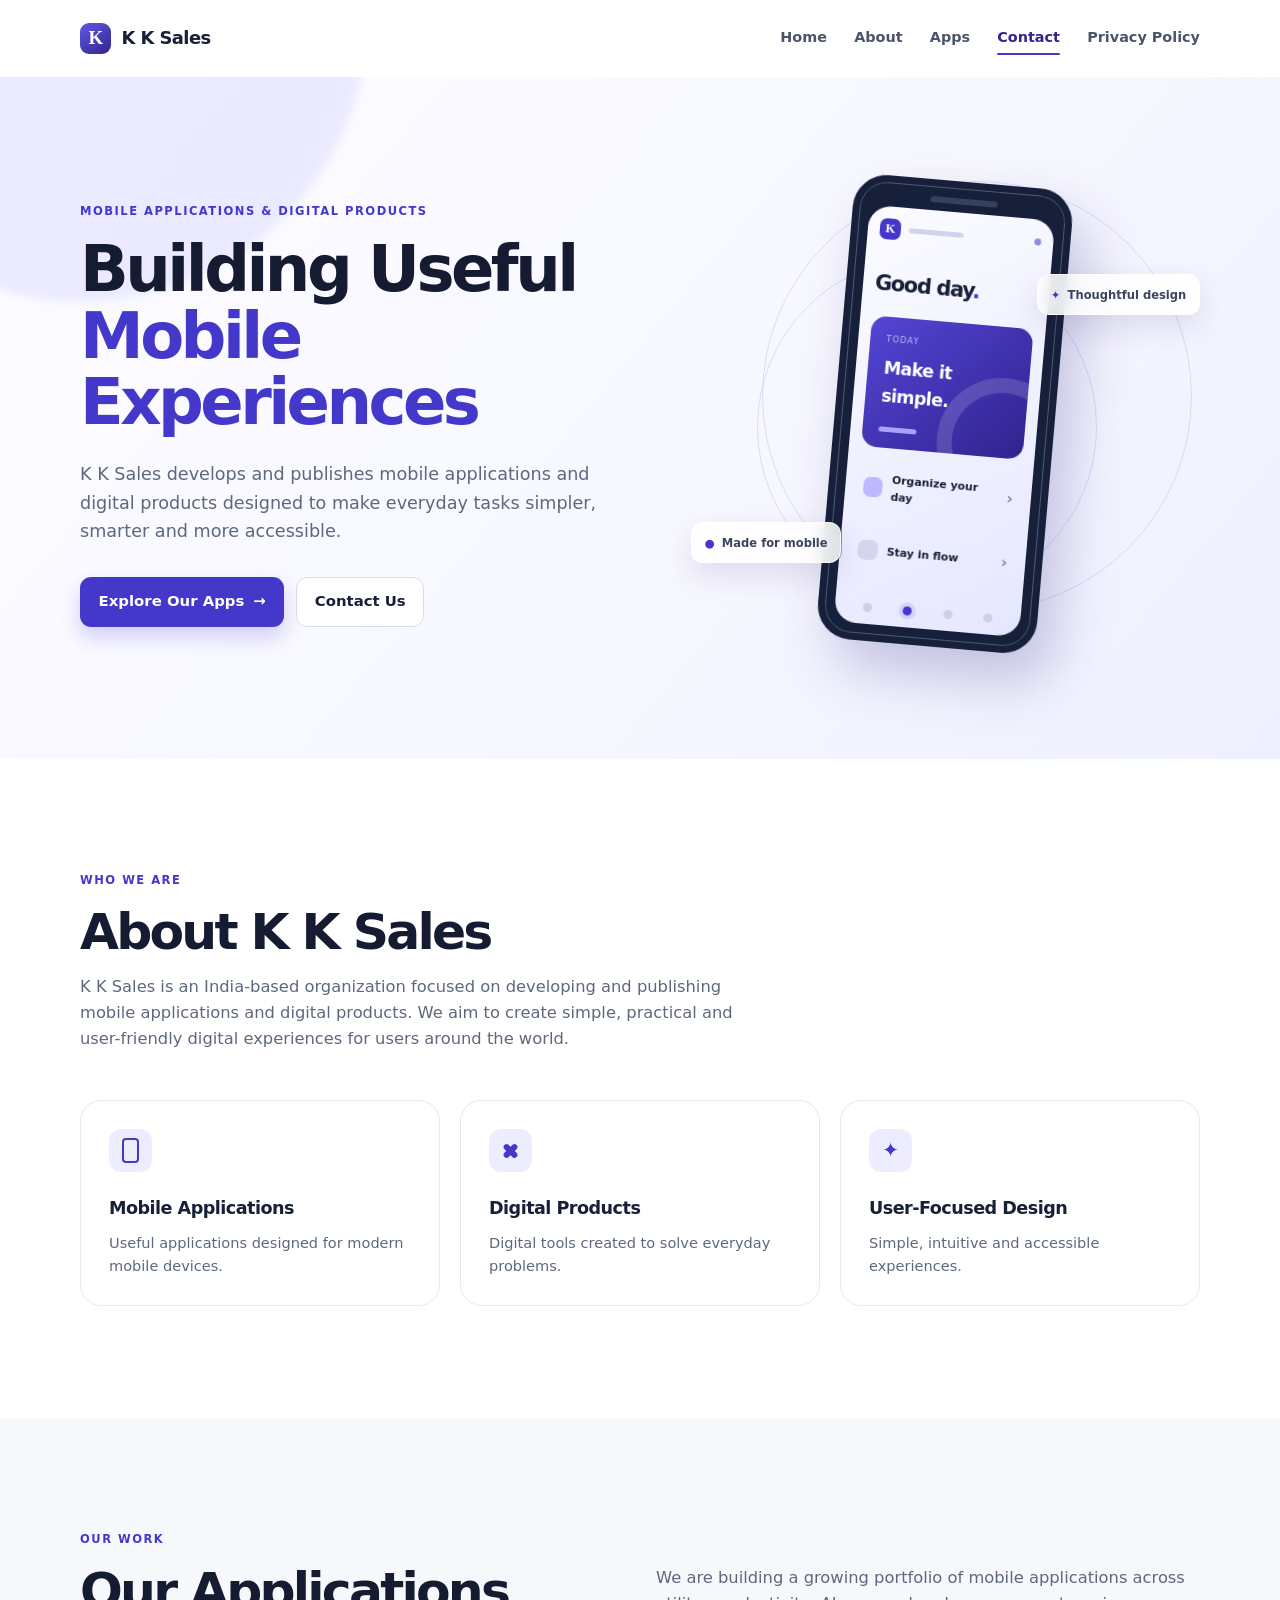
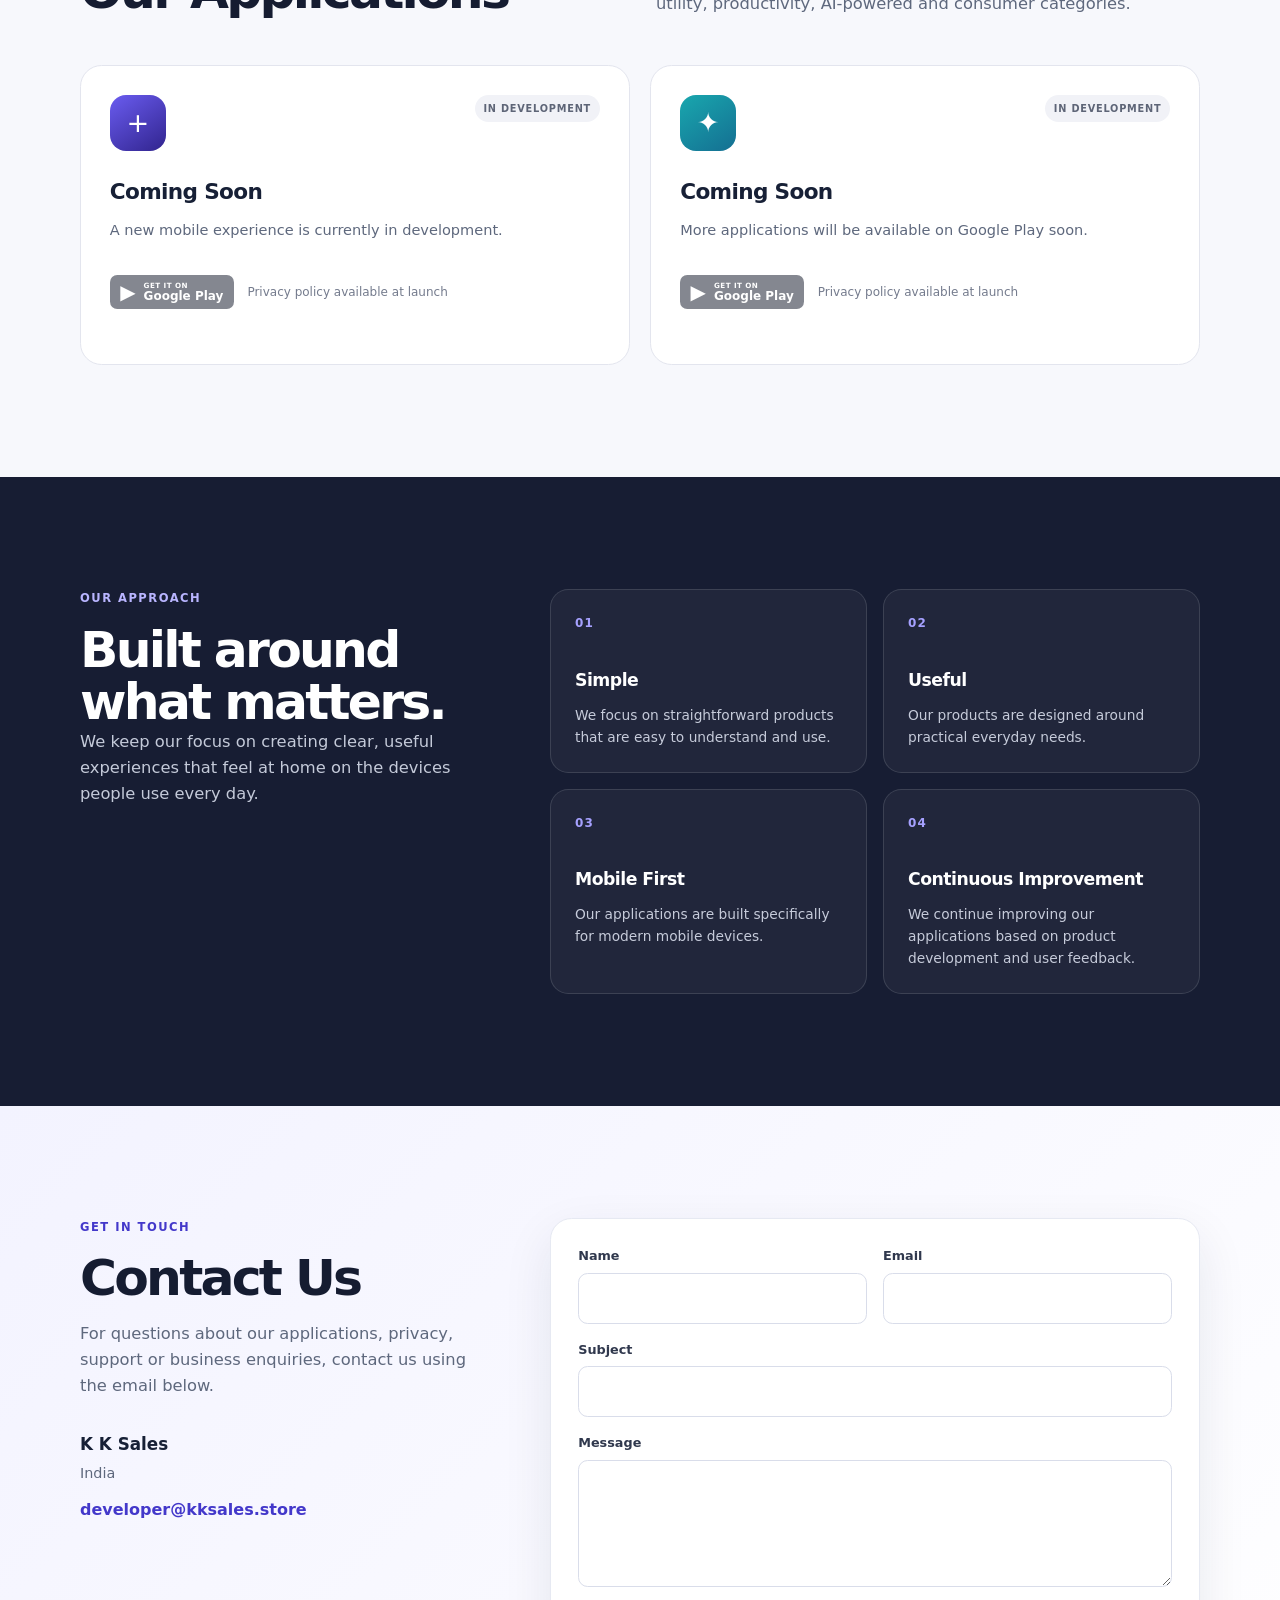
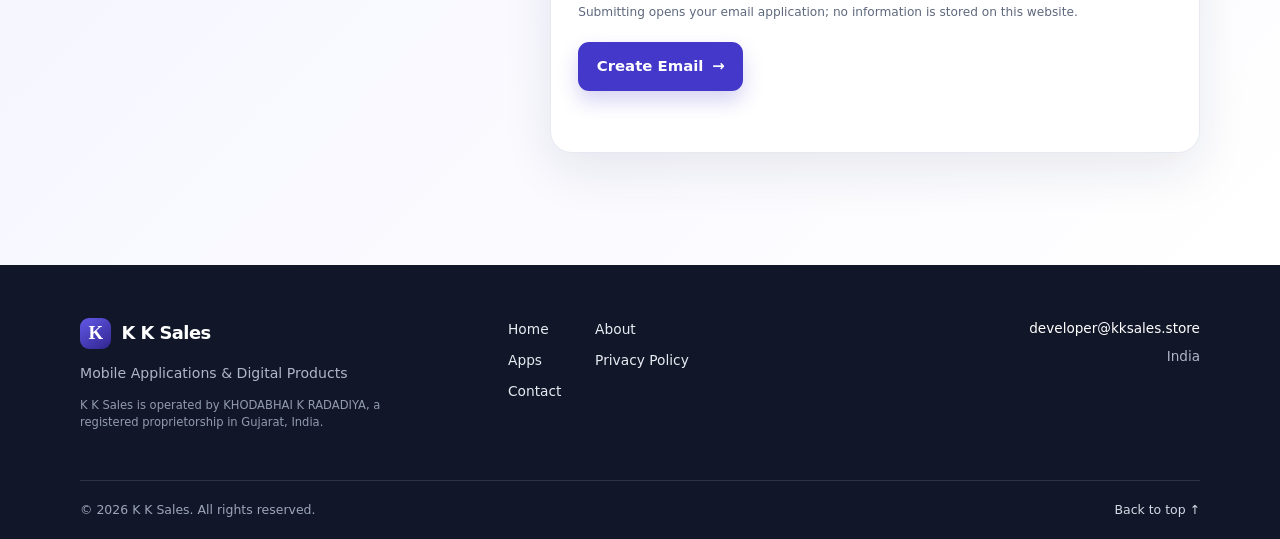
<file: index.html>
<!doctype html>
<html lang="en">
  <head>
    <meta charset="utf-8">
    <meta name="viewport" content="width=device-width, initial-scale=1">
    <title>K K Sales | Mobile Applications &amp; Digital Products</title>
    <meta name="description" content="K K Sales develops and publishes mobile applications and digital products focused on useful, simple and modern user experiences.">
    <meta name="robots" content="index, follow">
    <link rel="canonical" href="https://kksales.store/">
    <meta property="og:type" content="website">
    <meta property="og:title" content="K K Sales | Mobile Applications &amp; Digital Products">
    <meta property="og:description" content="Useful, simple and modern mobile applications and digital products from K K Sales.">
    <meta property="og:url" content="https://kksales.store/">
    <meta name="theme-color" content="#4338ca">
    <!-- Google Search Console verification -->
    <meta name="google-site-verification" content="ADD_VERIFICATION_CODE_HERE">
    <link rel="icon" href="favicon.svg" type="image/svg+xml">
    <link rel="stylesheet" href="style.css">
    <script src="script.js" defer></script>
  </head>
  <body>
    <a class="skip-link" href="#main-content">Skip to content</a>
    <header class="site-header" id="top">
      <nav class="nav container" aria-label="Primary navigation">
        <a class="brand" href="#top" aria-label="K K Sales home"><span class="brand-mark" aria-hidden="true">K</span><span>K K Sales</span></a>
        <button class="menu-toggle" type="button" aria-label="Open navigation menu" aria-controls="nav-links" aria-expanded="false"><span></span><span></span><span></span></button>
        <div class="nav-links" id="nav-links">
          <a class="nav-link active" href="#top">Home</a>
          <a class="nav-link" href="#about">About</a>
          <a class="nav-link" href="#apps">Apps</a>
          <a class="nav-link" href="#contact">Contact</a>
          <a class="nav-link" href="privacy.html">Privacy Policy</a>
        </div>
      </nav>
    </header>

    <main id="main-content">
      <section class="hero section" aria-labelledby="hero-title">
        <div class="container hero-grid">
          <div class="hero-copy reveal">
            <p class="eyebrow">Mobile Applications &amp; Digital Products</p>
            <h1 id="hero-title">Building Useful<br><span>Mobile Experiences</span></h1>
            <p class="hero-text">K K Sales develops and publishes mobile applications and digital products designed to make everyday tasks simpler, smarter and more accessible.</p>
            <div class="hero-actions">
              <a class="button button-primary" href="#apps">Explore Our Apps <span aria-hidden="true">→</span></a>
              <a class="button button-secondary" href="#contact">Contact Us</a>
            </div>
          </div>
          <div class="hero-art reveal" aria-label="Illustration of a modern mobile application" role="img">
            <div class="art-orbit orbit-one"></div><div class="art-orbit orbit-two"></div>
            <div class="phone">
              <div class="phone-speaker"></div>
              <div class="phone-screen">
                <div class="app-top"><span class="mini-logo">K</span><span class="top-line"></span><span class="top-dot"></span></div>
                <div class="screen-greeting">Good day<span>.</span></div>
                <div class="screen-card"><span class="card-label">TODAY</span><strong>Make it simple.</strong><i></i></div>
                <div class="screen-row"><b></b><span>Organize your day</span><em>›</em></div>
                <div class="screen-row"><b></b><span>Stay in flow</span><em>›</em></div>
                <div class="screen-nav"><i></i><i class="selected"></i><i></i><i></i></div>
              </div>
            </div>
            <div class="floating-chip chip-one"><span>✦</span> Thoughtful design</div>
            <div class="floating-chip chip-two"><span>●</span> Made for mobile</div>
          </div>
        </div>
      </section>

      <section class="section about" id="about" aria-labelledby="about-title">
        <div class="container">
          <div class="section-heading reveal"><p class="eyebrow">Who we are</p><h2 id="about-title">About K K Sales</h2><p>K K Sales is an India-based organization focused on developing and publishing mobile applications and digital products. We aim to create simple, practical and user-friendly digital experiences for users around the world.</p></div>
          <div class="feature-grid">
            <article class="feature-card reveal"><div class="feature-icon icon-mobile" aria-hidden="true"></div><h3>Mobile Applications</h3><p>Useful applications designed for modern mobile devices.</p></article>
            <article class="feature-card reveal"><div class="feature-icon icon-tools" aria-hidden="true"></div><h3>Digital Products</h3><p>Digital tools created to solve everyday problems.</p></article>
            <article class="feature-card reveal"><div class="feature-icon icon-spark" aria-hidden="true">✦</div><h3>User-Focused Design</h3><p>Simple, intuitive and accessible experiences.</p></article>
          </div>
        </div>
      </section>

      <section class="section apps" id="apps" aria-labelledby="apps-title">
        <div class="container">
          <div class="section-heading split-heading reveal"><div><p class="eyebrow">Our work</p><h2 id="apps-title">Our Applications</h2></div><p>We are building a growing portfolio of mobile applications across utility, productivity, AI-powered and consumer categories.</p></div>
          <div class="app-grid">
            <!-- Copy an .app-card and replace the placeholder icon, title, copy, Play URL and privacy URL when an app is released. -->
            <article class="app-card reveal">
              <div class="app-card-top"><div class="app-icon app-icon-one" aria-hidden="true"><span>+</span></div><span class="status">In development</span></div>
              <h3>Coming Soon</h3><p>A new mobile experience is currently in development.</p>
              <div class="app-card-actions"><button class="store-button" type="button" disabled aria-disabled="true"><span aria-hidden="true">▶</span><span><small>GET IT ON</small>Google Play</span></button><span class="privacy-placeholder">Privacy policy available at launch</span></div>
            </article>
            <article class="app-card reveal">
              <div class="app-card-top"><div class="app-icon app-icon-two" aria-hidden="true"><span>✦</span></div><span class="status">In development</span></div>
              <h3>Coming Soon</h3><p>More applications will be available on Google Play soon.</p>
              <div class="app-card-actions"><button class="store-button" type="button" disabled aria-disabled="true"><span aria-hidden="true">▶</span><span><small>GET IT ON</small>Google Play</span></button><span class="privacy-placeholder">Privacy policy available at launch</span></div>
            </article>
          </div>
        </div>
      </section>

      <section class="section values" aria-labelledby="values-title">
        <div class="container values-layout">
          <div class="values-intro reveal"><p class="eyebrow">Our approach</p><h2 id="values-title">Built around what matters.</h2><p>We keep our focus on creating clear, useful experiences that feel at home on the devices people use every day.</p></div>
          <div class="value-grid">
            <article class="value-card reveal"><span class="value-number">01</span><h3>Simple</h3><p>We focus on straightforward products that are easy to understand and use.</p></article>
            <article class="value-card reveal"><span class="value-number">02</span><h3>Useful</h3><p>Our products are designed around practical everyday needs.</p></article>
            <article class="value-card reveal"><span class="value-number">03</span><h3>Mobile First</h3><p>Our applications are built specifically for modern mobile devices.</p></article>
            <article class="value-card reveal"><span class="value-number">04</span><h3>Continuous Improvement</h3><p>We continue improving our applications based on product development and user feedback.</p></article>
          </div>
        </div>
      </section>

      <section class="section contact" id="contact" aria-labelledby="contact-title">
        <div class="container contact-grid">
          <div class="contact-copy reveal"><p class="eyebrow">Get in touch</p><h2 id="contact-title">Contact Us</h2><p>For questions about our applications, privacy, support or business enquiries, contact us using the email below.</p><address><strong>K K Sales</strong><span>India</span><a href="mailto:developer@kksales.store">developer@kksales.store</a></address></div>
          <form class="contact-form reveal" id="contact-form" novalidate>
            <div class="form-row"><div class="field"><label for="name">Name</label><input id="name" name="name" type="text" autocomplete="name" required></div><div class="field"><label for="email">Email</label><input id="email" name="email" type="email" autocomplete="email" required></div></div>
            <div class="field"><label for="subject">Subject</label><input id="subject" name="subject" type="text" required></div>
            <div class="field"><label for="message">Message</label><textarea id="message" name="message" rows="4" required></textarea></div>
            <p class="form-note">Submitting opens your email application; no information is stored on this website.</p>
            <button class="button button-primary" type="submit">Create Email <span aria-hidden="true">→</span></button><p class="form-feedback" id="form-feedback" aria-live="polite"></p>
          </form>
        </div>
      </section>
    </main>

    <footer class="site-footer"><div class="container footer-grid"><div><a class="brand footer-brand" href="#top"><span class="brand-mark" aria-hidden="true">K</span><span>K K Sales</span></a><p>Mobile Applications &amp; Digital Products</p><p class="legal-line">K K Sales is operated by KHODABHAI K RADADIYA, a registered proprietorship in Gujarat, India.</p></div><div class="footer-links" aria-label="Footer navigation"><a href="#top">Home</a><a href="#about">About</a><a href="#apps">Apps</a><a href="privacy.html">Privacy Policy</a><a href="#contact">Contact</a></div><div class="footer-contact"><a href="mailto:developer@kksales.store">developer@kksales.store</a><span>India</span></div></div><div class="container footer-bottom"><span>© <span id="current-year"></span> K K Sales. All rights reserved.</span><a href="#top">Back to top ↑</a></div></footer>
  </body>
</html>
</file>
<file: style.css>
:root { --ink:#172036; --muted:#5e687d; --line:#e6e9f2; --surface:#f7f8fc; --white:#fff; --primary:#4338ca; --primary-dark:#30258f; --lavender:#eeedff; --radius:1.35rem; --shadow:0 18px 50px rgba(24,32,62,.09); --font:Inter, ui-sans-serif, system-ui, -apple-system, BlinkMacSystemFont, "Segoe UI", sans-serif; }
* { box-sizing:border-box; }
html { scroll-behavior:smooth; scroll-padding-top:5.5rem; }
body { margin:0; background:var(--white); color:var(--ink); font-family:var(--font); font-size:16px; line-height:1.6; }
body.menu-open { overflow:hidden; }
a { color:inherit; text-decoration:none; } button, input, textarea { font:inherit; } button { cursor:pointer; }
.container { width:min(1120px, calc(100% - 40px)); margin:0 auto; }.section { padding:7rem 0; }.skip-link { position:fixed; left:1rem; top:-5rem; z-index:100; padding:.65rem 1rem; border-radius:.5rem; background:var(--ink); color:#fff; }.skip-link:focus { top:1rem; }
.site-header { position:sticky; top:0; z-index:50; border-bottom:1px solid transparent; background:rgba(255,255,255,.76); backdrop-filter:blur(14px); transition:box-shadow .25s, border-color .25s; }.site-header.is-scrolled { border-color:var(--line); box-shadow:0 5px 18px rgba(23,32,54,.05); }.nav { min-height:76px; display:flex; align-items:center; justify-content:space-between; gap:1.5rem; }.brand { display:inline-flex; align-items:center; gap:.65rem; font-weight:760; letter-spacing:-.03em; font-size:1.12rem; }.brand-mark { display:grid; place-items:center; width:31px; height:31px; border-radius:9px; background:linear-gradient(145deg,#6159e7,#31248e); color:#fff; font-family:Georgia,serif; font-size:1.18rem; font-weight:700; }.nav-links { display:flex; align-items:center; gap:1.7rem; font-size:.9rem; font-weight:650; color:#4b5569; }.nav-link { padding:.5rem 0; position:relative; }.nav-link::after { content:""; position:absolute; bottom:.16rem; left:0; width:0; height:2px; border-radius:9px; background:var(--primary); transition:width .22s; }.nav-link:hover,.nav-link.active { color:var(--primary-dark); }.nav-link:hover::after,.nav-link.active::after { width:100%; }.menu-toggle { display:none; padding:.55rem; border:0; border-radius:.55rem; background:transparent; }.menu-toggle span { display:block; width:22px; height:2px; margin:4px; border-radius:2px; background:var(--ink); }.button { display:inline-flex; align-items:center; justify-content:center; gap:.55rem; min-height:48px; padding:.75rem 1.1rem; border:1px solid transparent; border-radius:.7rem; font-weight:700; font-size:.93rem; transition:transform .2s, background .2s, border-color .2s, box-shadow .2s; }.button:hover { transform:translateY(-2px); }.button:focus-visible,.menu-toggle:focus-visible,a:focus-visible,input:focus-visible,textarea:focus-visible { outline:3px solid rgba(79,70,229,.35); outline-offset:3px; }.button-primary { color:#fff; background:var(--primary); box-shadow:0 10px 20px rgba(67,56,202,.22); }.button-primary:hover { background:var(--primary-dark); }.button-secondary { border-color:#d9ddea; color:var(--ink); background:#fff; }.button-secondary:hover { border-color:#b9bce0; background:#fbfbff; }.button-small { min-height:39px; padding:.5rem .8rem; font-size:.85rem; }
.hero { overflow:hidden; position:relative; padding:6.5rem 0 7rem; background:linear-gradient(130deg,#fbfbff 10%,#f7f7ff 58%,#eff0ff); }.hero::before { content:""; position:absolute; width:36rem; height:36rem; top:-22rem; left:-13rem; border-radius:50%; background:rgba(183,180,255,.24); filter:blur(5px); }.hero-grid { display:grid; grid-template-columns:1.05fr .95fr; gap:3rem; align-items:center; position:relative; }.eyebrow { margin:0 0 1rem; color:var(--primary); text-transform:uppercase; letter-spacing:.13em; font-size:.72rem; font-weight:800; }.hero h1,.section-heading h2,.values h2,.contact h2,.policy-hero h1 { margin:0; color:#151c31; font-weight:780; line-height:1.04; letter-spacing:-.055em; }.hero h1 { max-width:650px; font-size:clamp(2.8rem,5vw,4.7rem); }.hero h1 span { color:var(--primary); }.hero-text { max-width:580px; margin:1.55rem 0 2rem; font-size:1.1rem; color:var(--muted); }.hero-actions { display:flex; flex-wrap:wrap; gap:.75rem; }
.hero-art { position:relative; min-height:450px; display:grid; place-items:center; }.phone { position:relative; z-index:2; width:220px; padding:10px; border:7px solid #17203b; border-radius:34px; background:#17203b; box-shadow:18px 28px 55px rgba(49,42,130,.25), inset 0 0 0 1px rgba(255,255,255,.25); transform:rotate(5deg); }.phone-speaker { width:67px; height:6px; margin:0 auto 8px; border-radius:4px; background:#37415f; }.phone-screen { min-height:385px; overflow:hidden; padding:12px; border-radius:22px; background:linear-gradient(150deg,#fbfbff,#e5e7ff); }.app-top { display:flex; align-items:center; gap:8px; }.mini-logo { display:grid; place-items:center; width:21px; height:21px; border-radius:7px; background:var(--primary); color:#fff; font:700 .8rem Georgia,serif; }.top-line { width:55px; height:5px; border-radius:4px; background:#d0d3eb; }.top-dot { width:7px; height:7px; margin-left:auto; border-radius:50%; background:#8f8be7; }.screen-greeting { margin:28px 0 16px; font-size:1.3rem; font-weight:760; letter-spacing:-.06em; }.screen-greeting span { color:var(--primary); }.screen-card { position:relative; overflow:hidden; padding:16px; border-radius:15px; color:#fff; background:linear-gradient(135deg,#5445d5,#30238e); }.screen-card::after { content:""; position:absolute; width:100px; height:100px; right:-43px; bottom:-50px; border:15px solid rgba(255,255,255,.15); border-radius:50%; }.card-label { display:block; opacity:.65; font-size:.52rem; letter-spacing:.13em; font-style:normal; }.screen-card strong { display:block; position:relative; z-index:1; margin-top:7px; font-size:1.1rem; letter-spacing:-.04em; }.screen-card i { display:block; width:38px; height:5px; margin-top:17px; border-radius:4px; background:#a8a3ff; }.screen-row { display:flex; align-items:center; gap:9px; margin-top:13px; padding:10px 6px; font-size:.68rem; font-weight:650; }.screen-row b { width:20px; height:20px; border-radius:7px; background:#d4d6ed; }.screen-row:nth-of-type(4) b { background:#bcb9ff; }.screen-row em { margin-left:auto; color:#8c89ab; font-size:1rem; font-style:normal; }.screen-nav { display:flex; justify-content:space-around; margin-top:30px; }.screen-nav i { width:9px; height:9px; border-radius:50%; background:#cdd0e1; }.screen-nav i.selected { background:var(--primary); box-shadow:0 0 0 4px rgba(67,56,202,.13); }.art-orbit { position:absolute; width:340px; height:340px; border:1px solid rgba(82,73,210,.16); border-radius:50%; }.orbit-one { transform:translate(-18px,13px); }.orbit-two { width:430px; height:430px; transform:translate(32px,-18px); }.floating-chip { position:absolute; z-index:3; display:flex; align-items:center; gap:.45rem; padding:.65rem .8rem; border:1px solid rgba(255,255,255,.82); border-radius:.75rem; background:rgba(255,255,255,.86); box-shadow:0 12px 30px rgba(40,37,105,.12); color:#3d4561; font-size:.72rem; font-weight:750; backdrop-filter:blur(8px); }.floating-chip span { color:var(--primary); }.chip-one { top:20%; right:0; }.chip-two { bottom:18%; left:0; }
.about { background:#fff; }.section-heading { max-width:675px; margin-bottom:3rem; }.section-heading h2,.values h2,.contact h2 { font-size:clamp(2.15rem,4vw,3.15rem); }.section-heading h2 { margin-bottom:1rem; }.section-heading > p:not(.eyebrow),.values-intro > p:not(.eyebrow),.contact-copy > p:not(.eyebrow) { margin:0; color:var(--muted); font-size:1.02rem; }.feature-grid { display:grid; grid-template-columns:repeat(3,1fr); gap:1.25rem; }.feature-card { padding:1.75rem; border:1px solid var(--line); border-radius:var(--radius); background:#fff; transition:transform .25s,box-shadow .25s,border-color .25s; }.feature-card:hover { transform:translateY(-5px); border-color:#d8d6ff; box-shadow:var(--shadow); }.feature-icon { display:grid; place-items:center; width:43px; height:43px; margin-bottom:1.35rem; border-radius:12px; background:var(--lavender); color:var(--primary); font-size:1.28rem; }.icon-mobile::after { content:""; width:13px; height:21px; border:2px solid var(--primary); border-radius:4px; }.icon-tools::before,.icon-tools::after { content:""; position:absolute; width:17px; height:6px; border-radius:5px; background:var(--primary); transform:rotate(45deg); }.icon-tools { position:relative; }.icon-tools::after { transform:rotate(-45deg); }.feature-card h3,.app-card h3,.value-card h3 { margin:0 0 .55rem; font-size:1.1rem; letter-spacing:-.03em; }.feature-card p,.app-card p,.value-card p { margin:0; color:var(--muted); font-size:.91rem; }
.apps { background:var(--surface); }.split-heading { max-width:none; display:grid; grid-template-columns:1fr 1fr; align-items:end; gap:2rem; }.split-heading h2 { margin-bottom:0; }.app-grid { display:grid; grid-template-columns:repeat(2,1fr); gap:1.3rem; }.app-card { min-height:300px; padding:1.8rem; border:1px solid #e3e5ee; border-radius:var(--radius); background:#fff; transition:transform .25s,box-shadow .25s; }.app-card:hover { transform:translateY(-5px); box-shadow:var(--shadow); }.app-card-top { display:flex; justify-content:space-between; align-items:flex-start; margin-bottom:1.5rem; }.app-icon { display:grid; place-items:center; width:56px; height:56px; border-radius:16px; color:#fff; font-size:1.7rem; font-weight:300; }.app-icon-one { background:linear-gradient(145deg,#6a5cf0,#31248e); }.app-icon-two { background:linear-gradient(145deg,#19a7ae,#146f92); }.status { padding:.34rem .55rem; border-radius:20px; background:#f1f2f7; color:#5e6577; text-transform:uppercase; letter-spacing:.08em; font-size:.61rem; font-weight:800; }.app-card h3 { font-size:1.35rem; }.app-card-actions { display:flex; flex-wrap:wrap; align-items:center; gap:.85rem; margin-top:2.1rem; }.store-button { display:inline-flex; align-items:center; gap:.5rem; padding:.4rem .65rem; border:0; border-radius:.45rem; background:#1d2333; color:#fff; opacity:.54; cursor:not-allowed; text-align:left; line-height:1.05; }.store-button > span:first-child { font-size:1.25rem; }.store-button small { display:block; font-size:.45rem; letter-spacing:.06em; }.store-button > span:last-child { font-size:.75rem; font-weight:650; }.privacy-placeholder { color:#747b8d; font-size:.75rem; }
.values { background:#171d33; color:#fff; }.values h2 { color:#fff; }.values .eyebrow { color:#b9b5ff; }.values-layout { display:grid; grid-template-columns:.75fr 1.25fr; gap:5rem; align-items:start; }.values-intro { position:sticky; top:110px; }.values-intro > p:not(.eyebrow) { color:#c4cad9; }.value-grid { display:grid; grid-template-columns:repeat(2,1fr); gap:1rem; }.value-card { min-height:180px; padding:1.5rem; border:1px solid rgba(255,255,255,.12); border-radius:1.15rem; background:rgba(255,255,255,.045); }.value-number { display:block; margin-bottom:2.1rem; color:#a6a1ff; font-size:.75rem; font-weight:750; letter-spacing:.09em; }.value-card h3 { font-size:1.08rem; }.value-card p { color:#c6cbda; font-size:.86rem; }
.contact { background:linear-gradient(135deg,#f3f3ff,#fff); }.contact-grid { display:grid; grid-template-columns:.75fr 1.25fr; gap:5rem; align-items:start; }.contact-copy h2 { margin-bottom:1rem; }.contact-copy address { display:grid; gap:.25rem; margin-top:2rem; font-style:normal; }.contact-copy address strong { font-size:1.05rem; }.contact-copy address span { color:var(--muted); font-size:.9rem; }.contact-copy address a { width:max-content; margin-top:.5rem; color:var(--primary); font-weight:720; }.contact-form { padding:1.7rem; border:1px solid var(--line); border-radius:var(--radius); background:#fff; box-shadow:var(--shadow); }.form-row { display:grid; grid-template-columns:1fr 1fr; gap:1rem; }.field { display:grid; gap:.4rem; margin-bottom:1rem; }.field label { color:#30384d; font-size:.8rem; font-weight:750; }.field input,.field textarea { width:100%; padding:.72rem .8rem; border:1px solid #d9ddea; border-radius:.6rem; background:#fff; color:var(--ink); resize:vertical; }.field input:focus,.field textarea:focus { border-color:var(--primary); outline:0; box-shadow:0 0 0 3px rgba(67,56,202,.12); }.form-note,.form-feedback { min-height:1.4rem; margin:.1rem 0 1rem; color:var(--muted); font-size:.76rem; }.form-feedback { margin:.7rem 0 0; color:var(--primary-dark); font-weight:650; }
.site-footer { padding:3.3rem 0 1.2rem; background:#111729; color:#e9ebf2; }.footer-grid { display:grid; grid-template-columns:1.2fr 1fr 1fr; gap:2rem; padding-bottom:3rem; }.footer-brand { color:#fff; }.site-footer p { margin:.8rem 0 0; color:#aeb6c7; font-size:.88rem; }.site-footer .legal-line { max-width:330px; color:#929bae; font-size:.72rem; line-height:1.5; }.footer-links { display:grid; grid-template-columns:repeat(2,max-content); align-content:start; gap:.55rem 2.1rem; font-size:.86rem; }.footer-links a:hover,.footer-contact a:hover,.footer-bottom a:hover { color:#bcb8ff; }.footer-contact { display:grid; justify-content:end; align-content:start; gap:.4rem; color:#aeb6c7; font-size:.85rem; text-align:right; }.footer-contact a { color:#fff; }.footer-bottom { display:flex; justify-content:space-between; gap:1rem; padding-top:1.2rem; border-top:1px solid rgba(255,255,255,.12); color:#9ca5b9; font-size:.78rem; }.footer-bottom a { color:#d6d9e5; }.compact-footer { padding-top:1.2rem; }.compact-footer .footer-bottom { border:0; }
.policy-hero { padding:6rem 0 3.5rem; background:linear-gradient(130deg,#fafaff,#eeeefe); }.policy-hero h1 { font-size:clamp(2.7rem,5vw,4.4rem); }.policy-hero p:last-child { margin:1.2rem 0 0; color:var(--muted); }.policy-content { padding:4rem 0 6rem; }.policy-layout { display:grid; grid-template-columns:220px minmax(0,720px); gap:5rem; align-items:start; }.policy-nav { position:sticky; top:105px; display:grid; gap:.15rem; padding-left:.8rem; border-left:1px solid var(--line); }.policy-nav a { padding:.3rem .6rem; color:var(--muted); font-size:.79rem; }.policy-nav a:hover { color:var(--primary); }.policy-copy { max-width:720px; }.policy-lead { margin:0 0 2.8rem; color:#374056; font-size:1.15rem; }.policy-copy section { padding:1.65rem 0; border-top:1px solid var(--line); }.policy-copy h2 { margin:0 0 .65rem; color:#202940; font-size:1.38rem; letter-spacing:-.035em; }.policy-copy p { margin:.55rem 0; color:#596378; }.policy-copy a { color:var(--primary); font-weight:700; text-decoration:underline; text-underline-offset:3px; }
.reveal { opacity:0; transform:translateY(16px); transition:opacity .6s ease,transform .6s ease; }.reveal.is-visible { opacity:1; transform:none; }.reveal:nth-child(2) { transition-delay:.07s; }.reveal:nth-child(3) { transition-delay:.14s; }
@media (max-width:800px) { .section { padding:5.4rem 0; }.hero { padding:4.8rem 0 5.5rem; }.hero-grid,.values-layout,.contact-grid { grid-template-columns:1fr; }.hero-copy { text-align:center; }.hero-copy .hero-text { margin-left:auto; margin-right:auto; }.hero-actions { justify-content:center; }.hero-art { min-height:400px; margin-top:.5rem; }.chip-one { right:2%; }.chip-two { left:2%; }.values-layout,.contact-grid { gap:2.7rem; }.values-intro { position:static; }.split-heading { grid-template-columns:1fr; gap:.9rem; }.split-heading > p { max-width:620px; }.policy-layout { grid-template-columns:1fr; gap:2rem; }.policy-nav { position:static; grid-template-columns:repeat(2,minmax(0,1fr)); padding:0; border:0; }.policy-nav a { padding:.35rem 0; }.footer-grid { grid-template-columns:1fr 1fr; }.footer-grid > :first-child { grid-column:1/-1; }.footer-contact { justify-content:start; text-align:left; }.nav-links { gap:1rem; } }
@media (max-width:600px) { .container { width:min(100% - 32px,1120px); }.nav { min-height:67px; }.menu-toggle { display:block; }.nav-links { position:absolute; top:calc(100% + 1px); right:0; left:0; display:none; padding:1rem 1rem 1.25rem; border-bottom:1px solid var(--line); background:#fff; box-shadow:0 14px 20px rgba(23,32,54,.06); }.nav-links.is-open { display:grid; gap:.25rem; }.nav-link { padding:.72rem .35rem; }.nav-link::after { display:none; }.hero h1 { font-size:clamp(2.55rem,13vw,3.4rem); }.hero-text { font-size:1rem; }.hero-art { min-height:358px; transform:scale(.87); transform-origin:top center; margin-bottom:-38px; }.phone { width:205px; }.art-orbit { width:310px; height:310px; }.orbit-two { width:370px; height:370px; }.feature-grid,.app-grid,.value-grid { grid-template-columns:1fr; }.feature-card,.app-card { padding:1.45rem; }.value-card { min-height:auto; }.value-number { margin-bottom:1.5rem; }.form-row { grid-template-columns:1fr; gap:0; }.contact-form { padding:1.2rem; }.footer-grid { grid-template-columns:1fr; gap:1.7rem; }.footer-grid > :first-child { grid-column:auto; }.footer-links { grid-template-columns:repeat(2,max-content); }.footer-bottom { flex-direction:column; }.policy-hero { padding:4.4rem 0 2.5rem; }.policy-content { padding:3rem 0 4rem; }.policy-nav { grid-template-columns:1fr; }.policy-copy h2 { font-size:1.25rem; } }
@media (prefers-reduced-motion:reduce) { html { scroll-behavior:auto; } *,*::before,*::after { transition-duration:.01ms!important; animation-duration:.01ms!important; } }
</file>
